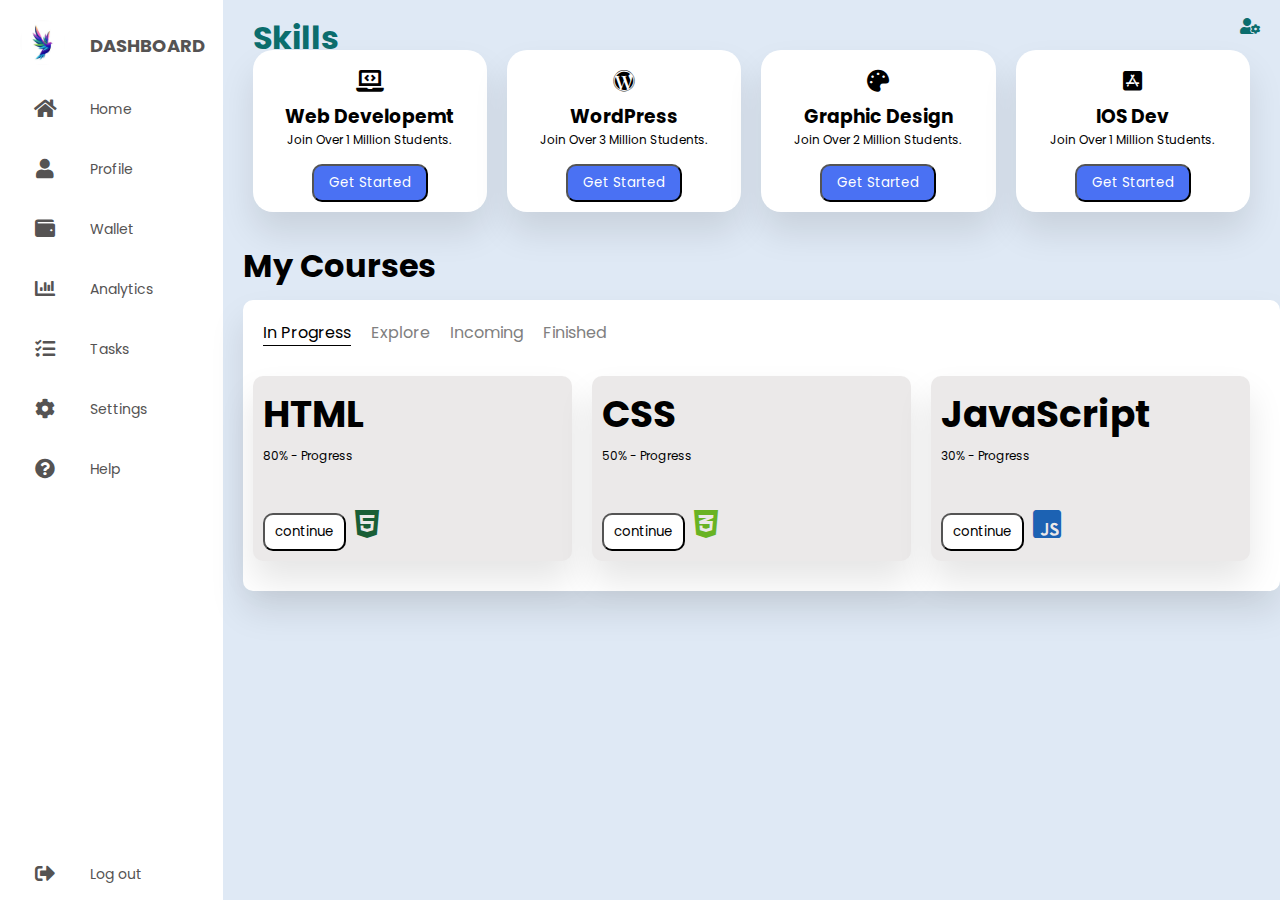
<file: DashBoard.html>
<span style="font-family: verdana, geneva, sans-serif;"><!DOCTYPE html>
  <html lang="en">
  <head>
    <meta charset="UTF-8" />
    <title>Dashboard | By Code Info</title>
    <!-- <link rel="stylesheet" href="style.css" /> -->
    <!-- Font Awesome Cdn Link -->
    <link rel="stylesheet" href="https://cdnjs.cloudflare.com/ajax/libs/font-awesome/5.15.4/css/all.min.css"/>
  </head>
  <body>
    <div class="container">
      <nav>
        <ul>
          <li><a href="#" class="logo">
            <img src="media/logo.jpeg" alt="">
            <span class="nav-item">DashBoard</span>
          </a></li>
          <li><a href="#">
            <i class="fas fa-home"></i>
            <span class="nav-item">Home</span>
          </a></li>
          <li><a href="">
            <i class="fas fa-user"></i>
            <span class="nav-item">Profile</span>
          </a></li>
          <li><a href="">
            <i class="fas fa-wallet"></i>
            <span class="nav-item">Wallet</span>
          </a></li>
          <li><a href="">
            <i class="fas fa-chart-bar"></i>
            <span class="nav-item">Analytics</span>
          </a></li>
          <li><a href="">
            <i class="fas fa-tasks"></i>
            <span class="nav-item">Tasks</span>
          </a></li>
          <li><a href="">
            <i class="fas fa-cog"></i>
            <span class="nav-item">Settings</span>
          </a></li>
          <li><a href="">
            <i class="fas fa-question-circle"></i>
            <span class="nav-item">Help</span>
          </a></li>
          <li><a href="" class="logout">
            <i class="fas fa-sign-out-alt"></i>
            <span class="nav-item">Log out</span>
          </a></li>
        </ul>
      </nav>
  
      <section class="main">
        <div class="main-top">
          <h1>Skills</h1>
          <i class="fas fa-user-cog"></i>
        </div>
        <div class="main-skills">
          <div class="card">
            <i class="fas fa-laptop-code"></i>
            <h3>Web developemt</h3>
            <p>Join Over 1 million Students.</p>
            <button>Get Started</button>
          </div>
          <div class="card">
            <i class="fab fa-wordpress"></i>
            <h3>WordPress</h3>
            <p>Join Over 3 million Students.</p>
            <button>Get Started</button>
          </div>
          <div class="card">
            <i class="fas fa-palette"></i>
            <h3>graphic design</h3>
            <p>Join Over 2 million Students.</p>
            <button>Get Started</button>
          </div>
          <div class="card">
            <i class="fab fa-app-store-ios"></i>
            <h3>IOS dev</h3>
            <p>Join Over 1 million Students.</p>
            <button>Get Started</button>
          </div>
        </div>
  
        <section class="main-course">
          <h1>My courses</h1>
          <div class="course-box">
            <ul>
              <li class="active">In progress</li>
              <li>explore</li>
              <li>incoming</li>
              <li>finished</li>
            </ul>
            <div class="course">
              <div class="box">
                <h3>HTML</h3>
                <p>80% - progress</p>
                <button>continue</button>
                <i class="fab fa-html5 html"></i>
              </div>
              <div class="box">
                <h3>CSS</h3>
                <p>50% - progress</p>
                <button>continue</button>
                <i class="fab fa-css3-alt css"></i>
              </div>
              <div class="box">
                <h3>JavaScript</h3>
                <p>30% - progress</p>
                <button>continue</button>
                <i class="fab fa-js-square js"></i>
              </div>
            </div>
          </div>
        </section>
      </section>
    </div>
  </body>
  <style>
    @import url("https://fonts.googleapis.com/css2?family=Poppins:wght@400;500;600;700$display=swap");

    *{
      margin: 0;
      padding: 0;
      outline: none;
      text-decoration: none;
      font-family: "poppins",sans-serif;

    }
    body{
      background: #dfe9f5;
    }
    .container{
      display: flex;
    }
    nav{
      position: relative;
      top: 0;
      bottom: 0;
      height: 100vh;
      left: 0;
      background: #fff;
      width: 280px;
      overflow: hidden;
      box-shadow: 0 20px 35px rgba(0,0,0, alpha);
    }
    .logo{
      text-align: center;
      display: flex;
      margin: 10px 0 0 10px;
    }
    .logo img{
      width: 45px;
      height: 45px;
      border-radius: 50%;
    }
    .logo span{
      font-weight: bold;
      padding-left: 15px;
      font-size: 18px;
      text-transform: uppercase;
    }
    a{
      position: relative;
      color: rgb(85,83,83);
      font-size: 14px;
      display: table;
      width: 280px;
      padding: 10px;
    }
    nav .fas{
      position: relative;
      width: 70px;
      height: 40px;
      top: 14px;
      font-size: 20px;
      text-align: center;
    }
    .nav-item{
      position: relative;
      top: 12px;
      margin-left: 10px;

    }
    a:hover{
      background: #eee
    }
    .logout{
      position: absolute;
      bottom: 0;
    }
    /*Main section*/
    .main{
      position: relative;
      padding: 20px;
      width: 100%;
    }
    .main-top{
      display: flex;
      width:100%;
    }
    .main-top{
      position: absolute;
      top: 4;
      left:0;
      margin: 10px 30px;
      color: rgb(11,109,109);
      cursor: pointer;
      
    }
    .main-top i{
      position: absolute;
      right: 50 ;
      top:4;
    }
    .main-skills{
      display: flex;
      margin-top: 20px;
    }
    .main-skills .card{
      width: 25%;
      margin: 10px;
      background: #fff;
      text-align: center;
      border-radius: 20px;
      padding: 10px;
      box-shadow: 0 20px 35px rgba(0,0,0,0.1);
    }
    .main-skills .card{
      margin: 10px;
      text-transform: capitalize;
    }
    .main-skills .card p{
      font-size: 12px;
    }
    .main-skills .card button{
      background: rgb(74, 113, 243);
      color: #fff;
      padding: 7px 15px;
      border-radius: 10px;
      margin-top: 15px;
      cursor: pointer;
    }
    .main-skills .card button:hover{
      background:rgba(223,70,15,0.856);
    }
    .main-skills .card i{
      font-size: 22px;
      padding: 10px;
    }
    /*course*/
    .main-course{
      margin-top: 20px;
      text-transform: capitalize;

    }
    .course-box{
      width: 100%;
      padding: 10px;
      margin-top: 10px;
      background: #fff;
      border-radius: 10px;
      box-shadow: 0 20px 35px rgba(0,0,0,0.1);
    }
    .course-box ul{
      list-style: none;
      display: flex;

    }
    .course-box ul li{
      margin: 10px;
      color: gray;
      cursor: pointer;

    }
    .course-box ul .active{
      color: #000;
      border-bottom: 1px solid #000;
    }
    .course-box .course{
      display: flex;

    }
    .box{
      width: 33%;
      padding: 10px;
      margin: 10px;
      border-radius: 10px;
      background: rgb(235,233,233);
      box-shadow: 0 20px 35px rgba(0,0,0,0.1);
    }
    .box p{
      font-size: 12px;
      margin-top: 5px;
    }
    .box button{
      background: #fff;
      padding: 7px 10px;
      border-radius: 10px;
      margin-top: 3rem;
      cursor: pointer;
    }
    .box button:hover{
      background: rgba(0,0,0,0.842);
    }
    .box{
      font-size: 2rem;
      float: right;
      margin: 20px 20px 20px 0;
    }
    .html{
      color: rgb(25,94,54);
    }
    .css{
      color: rgb(104,179,35);
    }
    .js{
      color: rgb(28,98,179);
    }
    .main h1{
      
    }
  </style>
  </html></span>
</file>
<file: style.css>
@import url("https://fonts.googleapis.com/css2?family=Poppins:wght@400;500;600;700");
*{
  margin: 0;
  padding: 0;
  font-family: "poppins",sans-serif;
  
}
body{
  background: url(media/background.jpeg) no-repeat;
  background-position:center;
  background-size: cover;
  min-height: 100vh;
  width: 100%;
}
.container{
  display: flex;
  justify-content: center;
  align-items: center;
  min-height: 100vh;
}
.form-box{
  position:relative;
  width: 400px;
  height:  600px;
  border: 2px solid rgba(255,255,255,.5);
  border-radius: 20px;
  backdrop-filter: blur(15px);
  display: flex;
  justify-content: center;
  align-items: center;

}
.form-box h2{
  color:#fff;
  text-align: center;
  font-size: 25px;

}
.form-box .input-box{
  position:relative;
  margin: 30px 0;
  width: 300px;
  border-bottom: 1px solid #fff;

}
.form-box .input-box input{
  width: 100%;
  height: 45px;
  background: transparent;
  border: none;
  outline: none;
  padding: 0 20px 0 5px;
  color: #fff;
  font-size: 16px;

}
i{
  position: absolute;
  color: #fff;
  top: 13px;
  right:0;
}
input::placeholder{
  color: #fff;

}
.btn{
  color: #fff;
  background: blue;
  width: 100%;
  height: 30px;
  border-radius: 5px;
  outline: none;
  border: none;
  font-size: 17px;
  cursor: pointer;
  box-shadow: 3px 0 10px rgba(255, 249, 249, 0.795);

}
.group{
  
  display: flex;
  justify-content:center;

}
.group1{
  
  display: flex;
  align-items: center;
  justify-content:center;
  margin-top: 20px;
  

}
.group span a{
  color: #fff;
  position: relative;
  top: 20px; 
  text-decoration: none;
  font-weight: 500;
  border-radius: 5px;
  background: blue;
  width: 100%;
  height: 30px;
  outline: none;
  cursor: pointer;
  padding: 3px;
}
.group a:focus,.group1 a:focus{
  text-decoration: underline;
}
.group1 a{
  color: #fff;
  
}
#result{
  color: red;
  font-weight: 500;
  position: relative;
  top: 20px;
  text-align: center;
}
.popup{
  display:inline;
  width: ; ;
  background-color: #fff;
  border-radius: 6px;
  position: absolute;
  top:10px;
  padding: 5px;
  left: 50%;
  transform: translate(-50%,-50%)scale(1);
  text-align: center;
}
.or,p{
  display: flex;
  justify-content: center;
  color: #fff;
  font-size: 16px;
  font-weight: 500;
  font-family: sans-serif;

}
#cgenerate{
  background-color: rgb(218, 220, 226,.6);
  width: 80%;
  height: 80%;
  border-radius: 5px;
  padding: 5px;
   
}
#check{
  
  width: 80%;
  height: 30%;
  margin: 10px;
  padding: 5px;
  border-radius: ;
  color: rgb(252, 244, 244);
 
}
.captcha i{
  font-size:20px;
  display:relative;
  top: 0;
  
  
}
</file>
